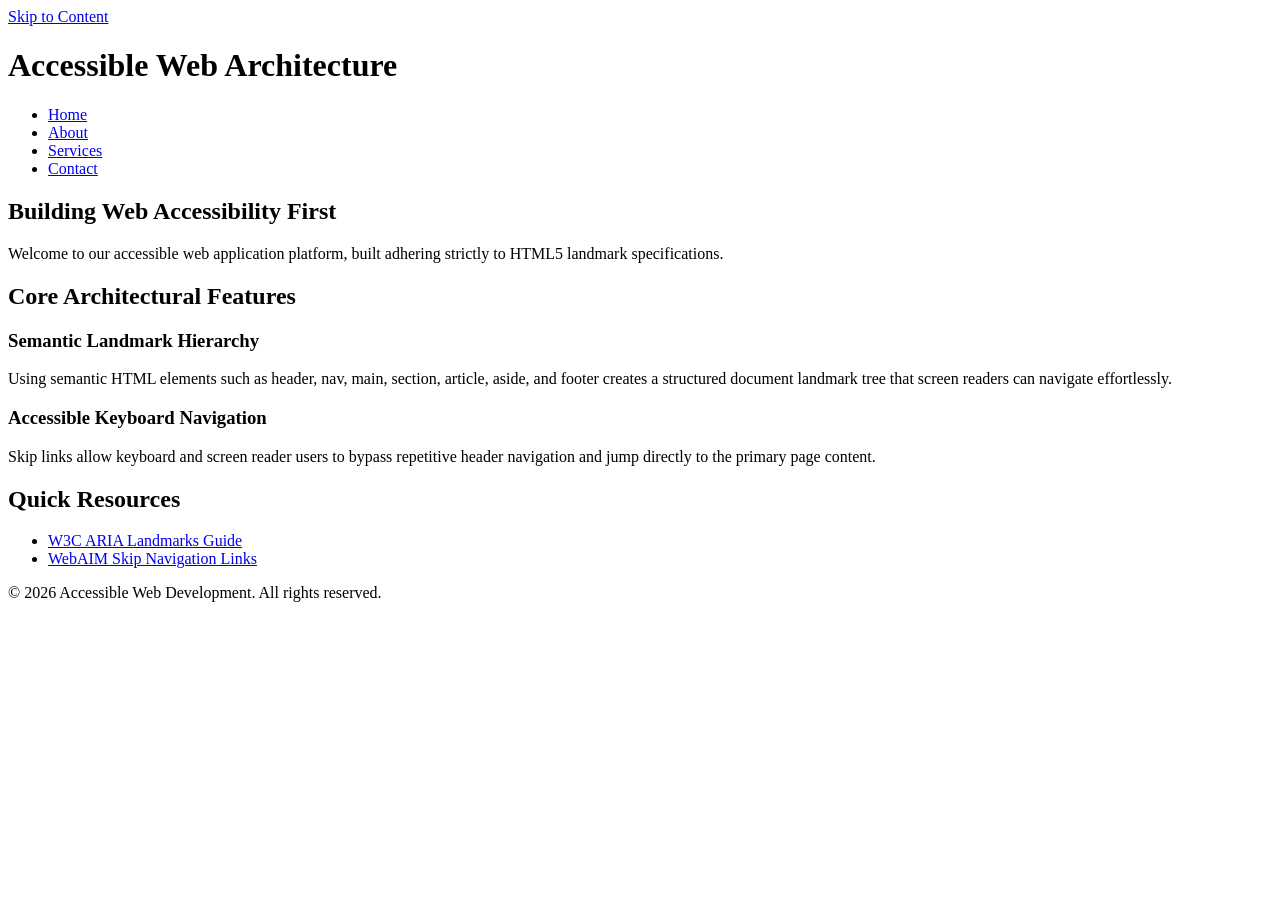
<file: exercise_1/index.html>
<!DOCTYPE html>
<html lang="en">
<head>
    <meta charset="UTF-8">
    <meta name="viewport" content="width=device-width, initial-scale=1.0">
    <meta name="description" content="Accessible Semantic Landmark Tree Demonstration">
    <title>Semantic Landmark Tree - Accessible Web Development</title>
</head>
<body>
    <a href="#main">Skip to Content</a>

    <header role="banner">
        <h1>Accessible Web Architecture</h1>
        <nav aria-label="Main Navigation">
            <ul>
                <li><a href="#home">Home</a></li>
                <li><a href="#about">About</a></li>
                <li><a href="#services">Services</a></li>
                <li><a href="#contact">Contact</a></li>
            </ul>
        </nav>
    </header>

    <main id="main" tabindex="-1">
        <section aria-labelledby="hero-title">
            <h2 id="hero-title">Building Web Accessibility First</h2>
            <p>Welcome to our accessible web application platform, built adhering strictly to HTML5 landmark specifications.</p>
        </section>

        <section aria-labelledby="features-title">
            <h2 id="features-title">Core Architectural Features</h2>
            
            <article aria-labelledby="article-1-title">
                <h3 id="article-1-title">Semantic Landmark Hierarchy</h3>
                <p>Using semantic HTML elements such as header, nav, main, section, article, aside, and footer creates a structured document landmark tree that screen readers can navigate effortlessly.</p>
            </article>

            <article aria-labelledby="article-2-title">
                <h3 id="article-2-title">Accessible Keyboard Navigation</h3>
                <p>Skip links allow keyboard and screen reader users to bypass repetitive header navigation and jump directly to the primary page content.</p>
            </article>
        </section>
    </main>

    <aside aria-label="Related Information">
        <h2>Quick Resources</h2>
        <nav aria-label="Resource Links">
            <ul>
                <li><a href="https://www.w3.org/WAI/ARIA/apg/patterns/landmarks/">W3C ARIA Landmarks Guide</a></li>
                <li><a href="https://webaim.org/techniques/skipnav/">WebAIM Skip Navigation Links</a></li>
            </ul>
        </nav>
    </aside>

    <footer role="contentinfo">
        <p>&copy; 2026 Accessible Web Development. All rights reserved.</p>
    </footer>
</body>
</html>
</file>
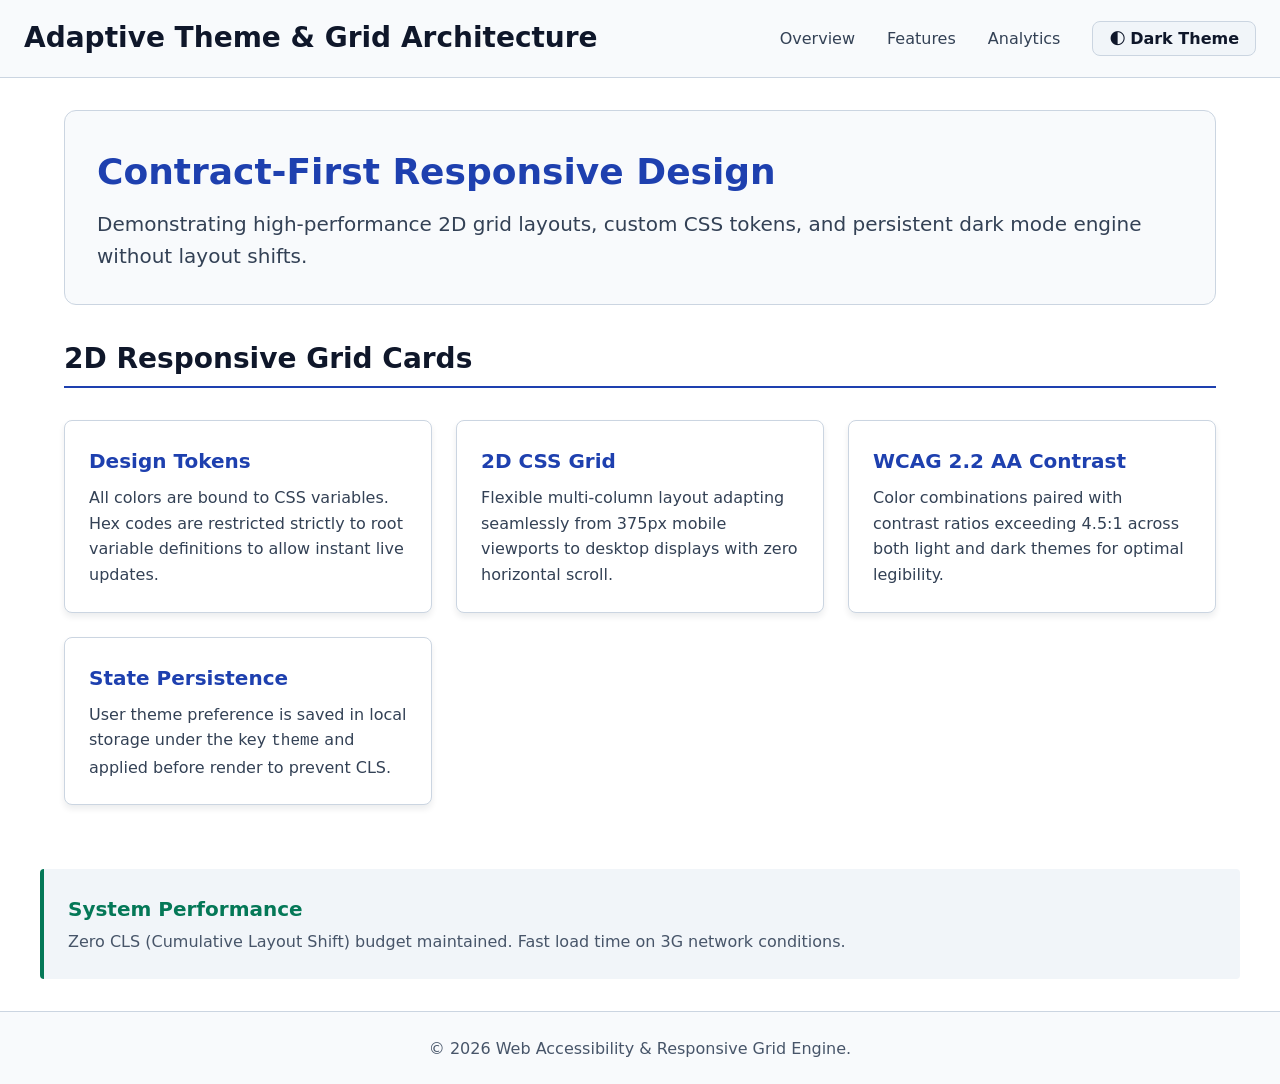
<file: exercise_2/index.html>
<!DOCTYPE html>
<html lang="en" data-theme="light">
<head>
    <meta charset="UTF-8">
    <meta name="viewport" content="width=device-width, initial-scale=1.0">
    <meta name="description" content="Accessible 2D Grid Layout & Theme Engine Demonstration">
    <title>Responsive Grid & Dark Mode Engine</title>
    <link rel="stylesheet" href="css/tokens.css">
    <link rel="stylesheet" href="css/layout.css">
    <script src="js/theme.js" defer></script>
</head>
<body>
    <a href="#main" class="skip-link">Skip to Content</a>

    <header role="banner">
        <h1>Adaptive Theme & Grid Architecture</h1>
        <nav aria-label="Main Navigation">
            <ul>
                <li><a href="#overview">Overview</a></li>
                <li><a href="#features">Features</a></li>
                <li><a href="#analytics">Analytics</a></li>
            </ul>
            <button id="theme-toggle" type="button" aria-pressed="false" aria-label="Switch to Dark Theme">
                <span class="theme-icon" aria-hidden="true">🌓</span>
                <span class="theme-toggle-text">Dark Theme</span>
            </button>
        </nav>
    </header>

    <main id="main" tabindex="-1">
        <section aria-labelledby="overview-heading" class="hero-section">
            <h2 id="overview-heading">Contract-First Responsive Design</h2>
            <p>Demonstrating high-performance 2D grid layouts, custom CSS tokens, and persistent dark mode engine without layout shifts.</p>
        </section>

        <section aria-labelledby="grid-heading" class="grid-container">
            <h2 id="grid-heading" class="grid-title">2D Responsive Grid Cards</h2>

            <article class="card" aria-labelledby="card1-title">
                <h3 id="card1-title">Design Tokens</h3>
                <p>All colors are bound to CSS variables. Hex codes are restricted strictly to root variable definitions to allow instant live updates.</p>
            </article>

            <article class="card" aria-labelledby="card2-title">
                <h3 id="card2-title">2D CSS Grid</h3>
                <p>Flexible multi-column layout adapting seamlessly from 375px mobile viewports to desktop displays with zero horizontal scroll.</p>
            </article>

            <article class="card" aria-labelledby="card3-title">
                <h3 id="card3-title">WCAG 2.2 AA Contrast</h3>
                <p>Color combinations paired with contrast ratios exceeding 4.5:1 across both light and dark themes for optimal legibility.</p>
            </article>

            <article class="card" aria-labelledby="card4-title">
                <h3 id="card4-title">State Persistence</h3>
                <p>User theme preference is saved in local storage under the key <code>theme</code> and applied before render to prevent CLS.</p>
            </article>
        </section>
    </main>

    <aside aria-label="Sidebar Insights">
        <h2>System Performance</h2>
        <p>Zero CLS (Cumulative Layout Shift) budget maintained. Fast load time on 3G network conditions.</p>
    </aside>

    <footer role="contentinfo">
        <p>&copy; 2026 Web Accessibility & Responsive Grid Engine.</p>
    </footer>
</body>
</html>
</file>
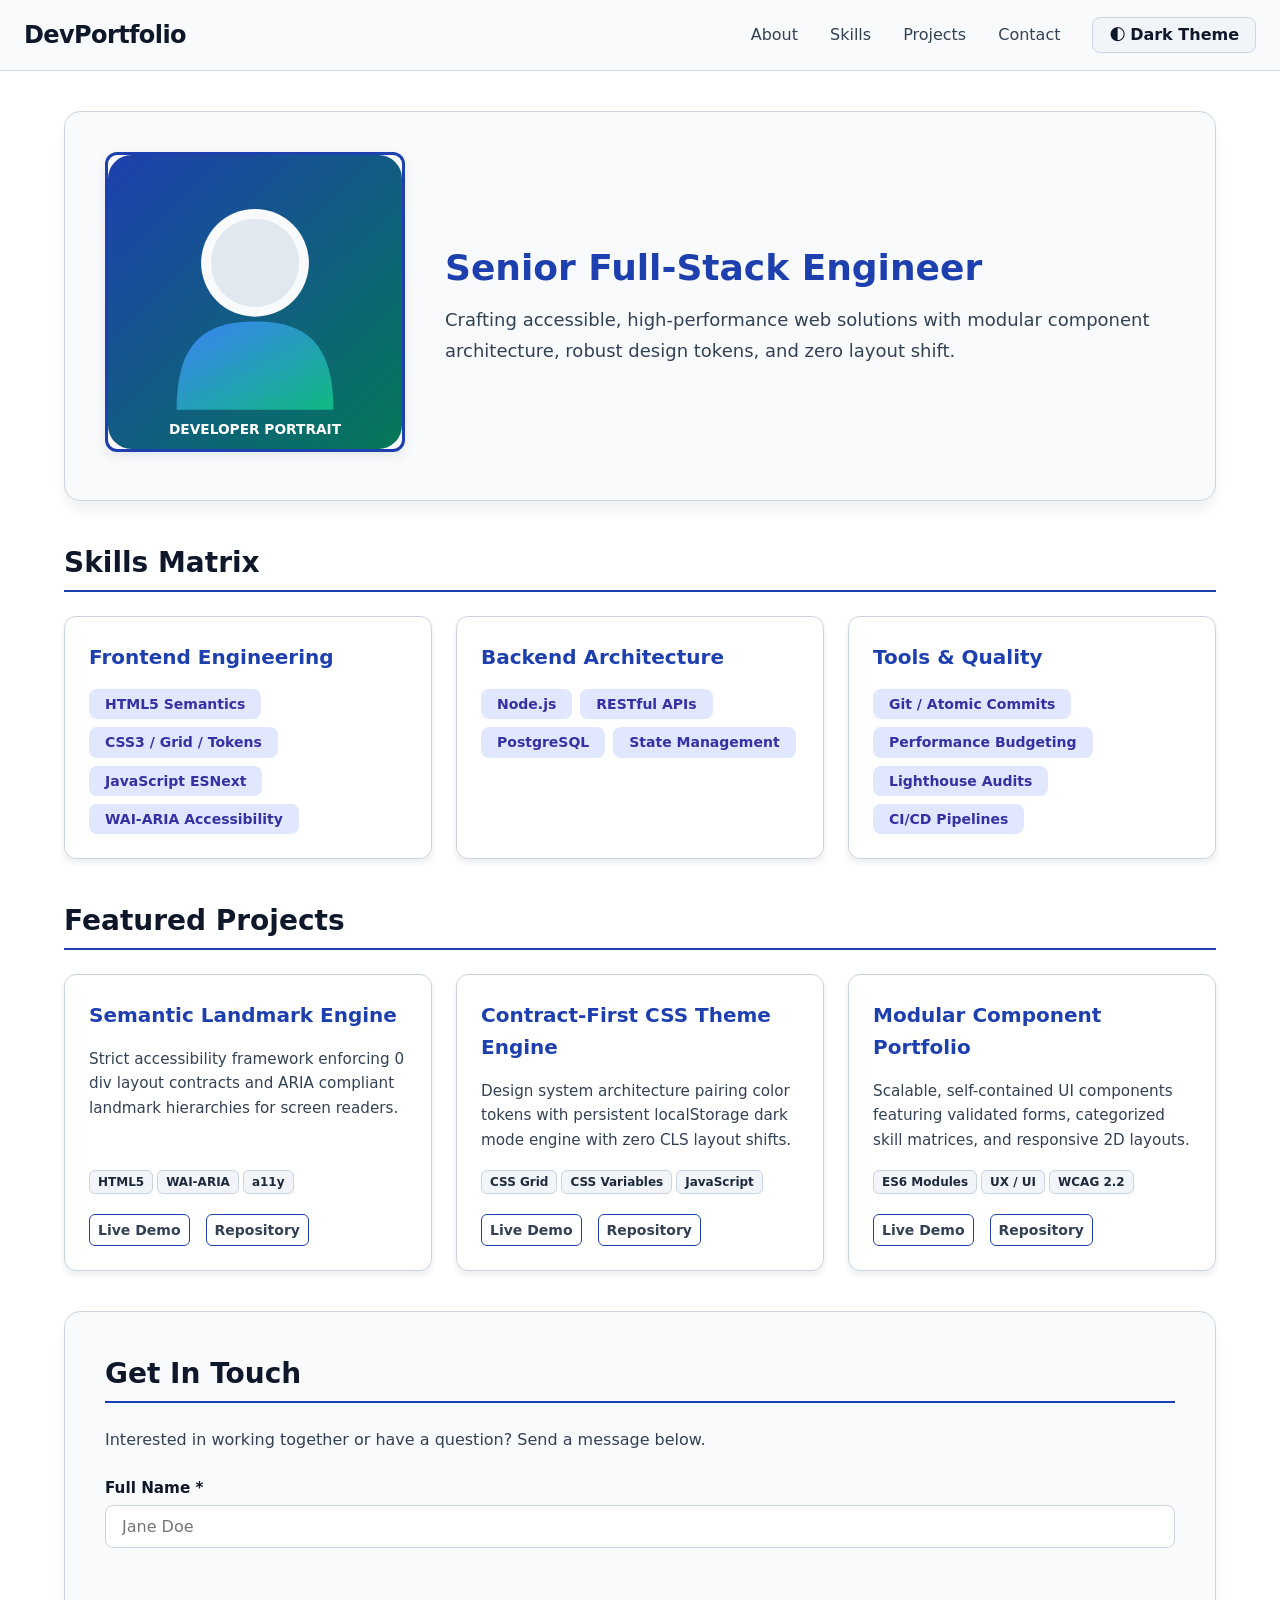
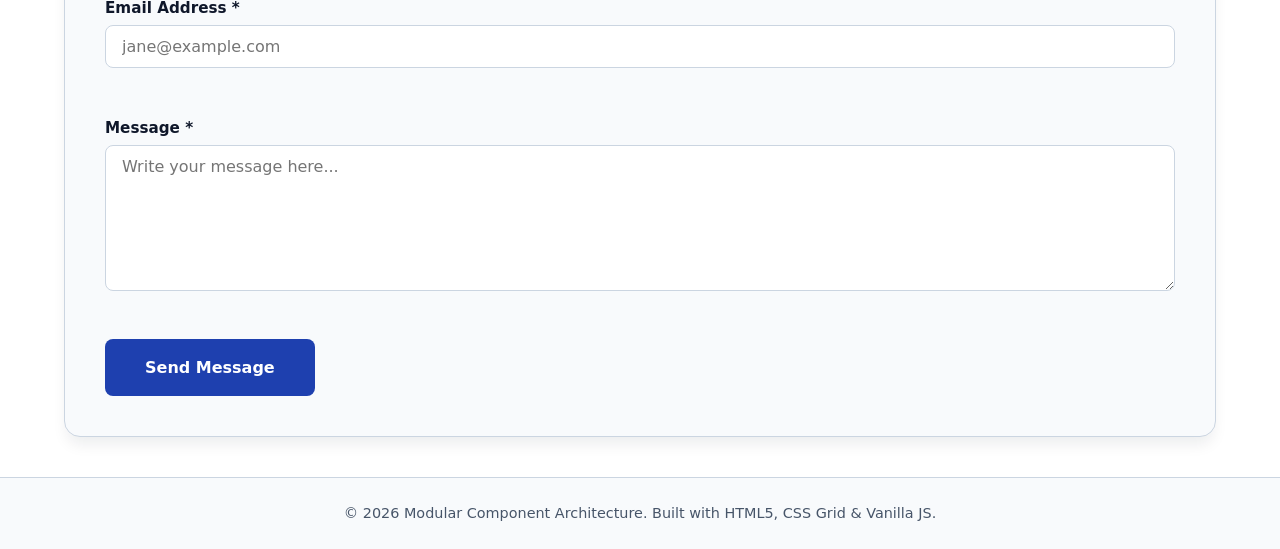
<file: exercise_3/index.html>
<!DOCTYPE html>
<html lang="en" data-theme="light">
<head>
    <meta charset="UTF-8">
    <meta name="viewport" content="width=device-width, initial-scale=1.0">
    <meta name="description" content="Modular Component Architecture Portfolio">
    <title>Modular Component Architecture - Web Portfolio</title>
    <link rel="stylesheet" href="css/tokens.css">
    <link rel="stylesheet" href="css/styles.css">
</head>
<body>
    <a href="#main" class="skip-link">Skip to Content</a>

    <header role="banner">
        <h1>DevPortfolio</h1>
        <nav aria-label="Main Navigation">
            <ul>
                <li><a href="#hero">About</a></li>
                <li><a href="#skills">Skills</a></li>
                <li><a href="#projects">Projects</a></li>
                <li><a href="#contact">Contact</a></li>
            </ul>
            <button id="theme-toggle" type="button" aria-pressed="false" aria-label="Switch to Dark Theme">
                <span class="theme-icon" aria-hidden="true">🌓</span>
                <span class="theme-toggle-text">Dark Theme</span>
            </button>
        </nav>
    </header>

    <main id="main" tabindex="-1">
        <!-- 1. Hero Section -->
        <section id="hero" aria-labelledby="hero-heading" class="hero-component">
            <figure class="hero-portrait-frame">
                <img src="assets/portrait.svg" alt="Professional portrait of Senior Full-Stack Engineer" width="300" height="300" class="hero-portrait" loading="eager">
                <figcaption class="sr-only">Senior Full-Stack Engineer Portrait</figcaption>
            </figure>
            <section class="hero-content">
                <h1 id="hero-heading">Senior Full-Stack Engineer</h1>
                <p class="hero-pitch">Crafting accessible, high-performance web solutions with modular component architecture, robust design tokens, and zero layout shift.</p>
            </section>
        </section>

        <!-- 2. Skills Matrix -->
        <section id="skills" aria-labelledby="skills-heading" class="skills-component">
            <h2 id="skills-heading" class="section-title">Skills Matrix</h2>
            <section class="skills-grid">
                <article class="skills-category" aria-labelledby="frontend-skills">
                    <h3 id="frontend-skills">Frontend Engineering</h3>
                    <ul class="badge-list">
                        <li><span class="badge">HTML5 Semantics</span></li>
                        <li><span class="badge">CSS3 / Grid / Tokens</span></li>
                        <li><span class="badge">JavaScript ESNext</span></li>
                        <li><span class="badge">WAI-ARIA Accessibility</span></li>
                    </ul>
                </article>

                <article class="skills-category" aria-labelledby="backend-skills">
                    <h3 id="backend-skills">Backend Architecture</h3>
                    <ul class="badge-list">
                        <li><span class="badge">Node.js</span></li>
                        <li><span class="badge">RESTful APIs</span></li>
                        <li><span class="badge">PostgreSQL</span></li>
                        <li><span class="badge">State Management</span></li>
                    </ul>
                </article>

                <article class="skills-category" aria-labelledby="tools-skills">
                    <h3 id="tools-skills">Tools & Quality</h3>
                    <ul class="badge-list">
                        <li><span class="badge">Git / Atomic Commits</span></li>
                        <li><span class="badge">Performance Budgeting</span></li>
                        <li><span class="badge">Lighthouse Audits</span></li>
                        <li><span class="badge">CI/CD Pipelines</span></li>
                    </ul>
                </article>
            </section>
        </section>

        <!-- 3. Project Cards -->
        <section id="projects" aria-labelledby="projects-heading" class="projects-component">
            <h2 id="projects-heading" class="section-title">Featured Projects</h2>
            <section class="projects-grid">
                <article class="project-card" aria-labelledby="proj1-title">
                    <h3 id="proj1-title">Semantic Landmark Engine</h3>
                    <p>Strict accessibility framework enforcing 0 div layout contracts and ARIA compliant landmark hierarchies for screen readers.</p>
                    <ul class="tag-list">
                        <li><span class="tag">HTML5</span></li>
                        <li><span class="tag">WAI-ARIA</span></li>
                        <li><span class="tag">a11y</span></li>
                    </ul>
                    <nav class="project-actions" aria-label="Semantic Landmark Engine Links">
                        <a href="https://github.com" target="_blank" rel="noopener">Live Demo</a>
                        <a href="https://github.com" target="_blank" rel="noopener">Repository</a>
                    </nav>
                </article>

                <article class="project-card" aria-labelledby="proj2-title">
                    <h3 id="proj2-title">Contract-First CSS Theme Engine</h3>
                    <p>Design system architecture pairing color tokens with persistent localStorage dark mode engine with zero CLS layout shifts.</p>
                    <ul class="tag-list">
                        <li><span class="tag">CSS Grid</span></li>
                        <li><span class="tag">CSS Variables</span></li>
                        <li><span class="tag">JavaScript</span></li>
                    </ul>
                    <nav class="project-actions" aria-label="CSS Theme Engine Links">
                        <a href="https://github.com" target="_blank" rel="noopener">Live Demo</a>
                        <a href="https://github.com" target="_blank" rel="noopener">Repository</a>
                    </nav>
                </article>

                <article class="project-card" aria-labelledby="proj3-title">
                    <h3 id="proj3-title">Modular Component Portfolio</h3>
                    <p>Scalable, self-contained UI components featuring validated forms, categorized skill matrices, and responsive 2D layouts.</p>
                    <ul class="tag-list">
                        <li><span class="tag">ES6 Modules</span></li>
                        <li><span class="tag">UX / UI</span></li>
                        <li><span class="tag">WCAG 2.2</span></li>
                    </ul>
                    <nav class="project-actions" aria-label="Modular Component Portfolio Links">
                        <a href="https://github.com" target="_blank" rel="noopener">Live Demo</a>
                        <a href="https://github.com" target="_blank" rel="noopener">Repository</a>
                    </nav>
                </article>
            </section>
        </section>

        <!-- 4. Contact Form -->
        <section id="contact" aria-labelledby="contact-heading" class="contact-component">
            <h2 id="contact-heading" class="section-title">Get In Touch</h2>
            <p class="contact-intro">Interested in working together or have a question? Send a message below.</p>

            <form id="contact-form" class="contact-form" novalidate>
                <p id="form-status" role="status" aria-live="polite" class="form-status"></p>

                <p class="form-group">
                    <label for="user-name">Full Name <span aria-hidden="true">*</span></label>
                    <input type="text" id="user-name" name="name" required minlength="2" placeholder="Jane Doe" aria-required="true">
                    <span id="name-error" class="field-error" aria-live="polite"></span>
                </p>

                <p class="form-group">
                    <label for="user-email">Email Address <span aria-hidden="true">*</span></label>
                    <input type="email" id="user-email" name="email" required placeholder="jane@example.com" aria-required="true">
                    <span id="email-error" class="field-error" aria-live="polite"></span>
                </p>

                <p class="form-group">
                    <label for="user-message">Message <span aria-hidden="true">*</span></label>
                    <textarea id="user-message" name="message" required minlength="10" rows="5" placeholder="Write your message here..." aria-required="true"></textarea>
                    <span id="message-error" class="field-error" aria-live="polite"></span>
                </p>

                <button type="submit" id="submit-btn" class="submit-button">
                    <span class="btn-text">Send Message</span>
                </button>
            </form>
        </section>
    </main>

    <footer role="contentinfo">
        <p>&copy; 2026 Modular Component Architecture. Built with HTML5, CSS Grid & Vanilla JS.</p>
    </footer>

    <script src="js/theme.js" defer></script>
    <script src="js/form.js" defer></script>
</body>
</html>
</file>
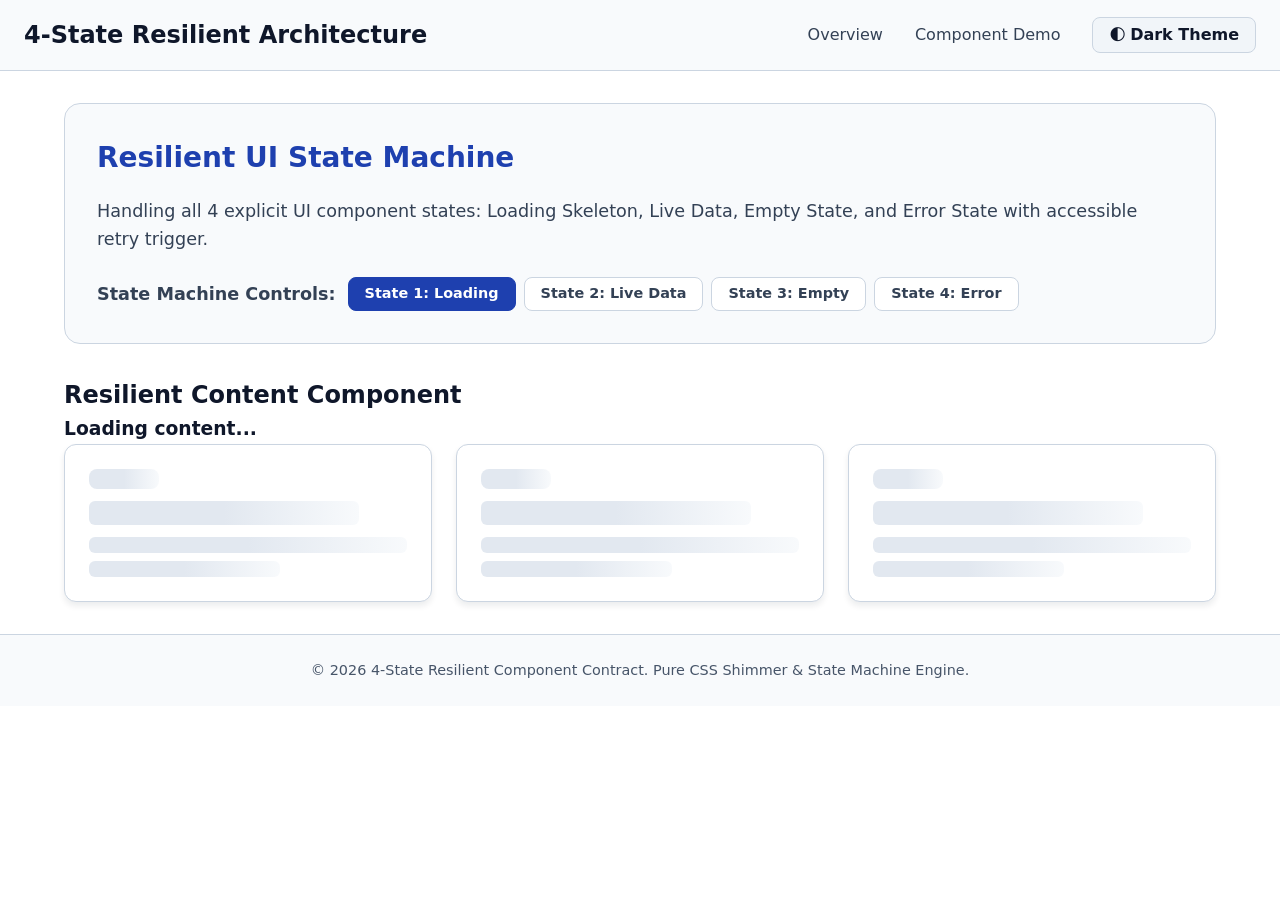
<file: exercise_4/index.html>
<!DOCTYPE html>
<html lang="en" data-theme="light">
<head>
    <meta charset="UTF-8">
    <meta name="viewport" content="width=device-width, initial-scale=1.0">
    <meta name="description" content="4-State Resilient Component Architecture">
    <title>4-State Resilient Component</title>
    <link rel="stylesheet" href="css/tokens.css">
    <link rel="stylesheet" href="css/skeleton.css">
    <link rel="stylesheet" href="css/layout.css">
</head>
<body>
    <a href="#main" class="skip-link">Skip to Content</a>

    <header role="banner">
        <h1>4-State Resilient Architecture</h1>
        <nav aria-label="Main Navigation & Theme Controls">
            <ul>
                <li><a href="#overview">Overview</a></li>
                <li><a href="#demo">Component Demo</a></li>
            </ul>
            <button id="theme-toggle" type="button" aria-pressed="false" aria-label="Switch to Dark Theme">
                <span class="theme-icon" aria-hidden="true">🌓</span>
                <span class="theme-toggle-text">Dark Theme</span>
            </button>
        </nav>
    </header>

    <main id="main" tabindex="-1">
        <section id="overview" aria-labelledby="overview-heading" class="hero-section">
            <h2 id="overview-heading">Resilient UI State Machine</h2>
            <p>Handling all 4 explicit UI component states: Loading Skeleton, Live Data, Empty State, and Error State with accessible retry trigger.</p>

            <!-- State Machine Interactive Simulator Controls -->
            <nav class="state-controls" aria-label="State Machine Switcher">
                <p class="state-label">State Machine Controls:</p>
                <button type="button" class="state-btn active" data-target-state="loading">State 1: Loading</button>
                <button type="button" class="state-btn" data-target-state="live">State 2: Live Data</button>
                <button type="button" class="state-btn" data-target-state="empty">State 3: Empty</button>
                <button type="button" class="state-btn" data-target-state="error">State 4: Error</button>
            </nav>
        </section>

        <section id="demo" aria-labelledby="demo-heading" class="component-wrapper">
            <h2 id="demo-heading" class="section-title">Resilient Content Component</h2>

            <!-- 4-State Container -->
            <section id="state-container" data-state="loading" aria-live="polite">

                <!-- STATE 1: LOADING SKELETON -->
                <section class="state-view view-loading" aria-label="Content loading">
                    <h3 class="sr-only">Loading content...</h3>
                    <section class="skeleton-grid">
                        <article class="skeleton-card">
                            <span class="skeleton-box skeleton-badge"></span>
                            <span class="skeleton-box skeleton-title"></span>
                            <span class="skeleton-box skeleton-text"></span>
                            <span class="skeleton-box skeleton-text short"></span>
                        </article>
                        <article class="skeleton-card">
                            <span class="skeleton-box skeleton-badge"></span>
                            <span class="skeleton-box skeleton-title"></span>
                            <span class="skeleton-box skeleton-text"></span>
                            <span class="skeleton-box skeleton-text short"></span>
                        </article>
                        <article class="skeleton-card">
                            <span class="skeleton-box skeleton-badge"></span>
                            <span class="skeleton-box skeleton-title"></span>
                            <span class="skeleton-box skeleton-text"></span>
                            <span class="skeleton-box skeleton-text short"></span>
                        </article>
                    </section>
                </section>

                <!-- STATE 2: LIVE DATA STATE -->
                <section class="state-view view-live" aria-label="Live data items">
                    <section class="live-grid">
                        <article class="live-card" aria-labelledby="live1-title">
                            <header class="card-meta">
                                <span class="badge badge-success">Active</span>
                                <time datetime="2026-10-02">Oct 02, 2026</time>
                            </header>
                            <h3 id="live1-title">High-Performance Shimmer Skeleton</h3>
                            <p>Pure CSS shimmer gradient animation providing seamless loading feedback without layout shifts.</p>
                            <footer class="card-footer">
                                <span class="meta-tag">UI Engine</span>
                                <span class="meta-tag">CSS3</span>
                            </footer>
                        </article>

                        <article class="live-card" aria-labelledby="live2-title">
                            <header class="card-meta">
                                <span class="badge badge-primary">Featured</span>
                                <time datetime="2026-10-02">Oct 02, 2026</time>
                            </header>
                            <h3 id="live2-title">Flexbox & 2D Grid Layout</h3>
                            <p>Modular grid structure with metadata badges rendering cleanly across all mobile viewports.</p>
                            <footer class="card-footer">
                                <span class="meta-tag">Flexbox</span>
                                <span class="meta-tag">Grid</span>
                            </footer>
                        </article>

                        <article class="live-card" aria-labelledby="live3-title">
                            <header class="card-meta">
                                <span class="badge badge-info">Verified</span>
                                <time datetime="2026-10-02">Oct 02, 2026</time>
                            </header>
                            <h3 id="live3-title">Accessible State Machine</h3>
                            <p>Full ARIA compliance, status announcements, and accessible retry triggers for screen reader navigation.</p>
                            <footer class="card-footer">
                                <span class="meta-tag">a11y</span>
                                <span class="meta-tag">WAI-ARIA</span>
                            </footer>
                        </article>
                    </section>
                </section>

                <!-- STATE 3: EMPTY STATE -->
                <section class="state-view view-empty" aria-label="Empty data state">
                    <article class="empty-box">
                        <span class="empty-icon" aria-hidden="true">📭</span>
                        <h3>No Data Available</h3>
                        <p>There are currently no items matching your criteria in this dataset.</p>
                        <button type="button" id="reset-data-btn" class="action-btn primary-btn">Reload Initial Dataset</button>
                    </article>
                </section>

                <!-- STATE 4: ERROR STATE WITH ACCESSIBLE RETRY -->
                <section class="state-view view-error" role="alert" aria-label="Error state">
                    <article class="error-box">
                        <span class="error-icon" aria-hidden="true">⚠️</span>
                        <h3>Failed to Load Data</h3>
                        <p>A network communication timeout occurred while fetching remote resources.</p>
                        <button type="button" id="retry-btn" class="action-btn retry-btn">
                            <span class="retry-icon" aria-hidden="true">🔄</span>
                            <span class="btn-text">Retry Connection</span>
                        </button>
                    </article>
                </section>

            </section>
        </section>
    </main>

    <footer role="contentinfo">
        <p>&copy; 2026 4-State Resilient Component Contract. Pure CSS Shimmer & State Machine Engine.</p>
    </footer>

    <script src="js/theme.js" defer></script>
    <script src="js/state-engine.js" defer></script>
</body>
</html>
</file>
<file: exercise_2/css/tokens.css>
/* ==========================================
   SUB-TASK T-02A: DESIGN TOKENS & CSS RESET
   ========================================== */

/* 1. Design Tokens (Light & Dark Themes) */
:root {
  /* Light Theme Tokens */
  --bg-primary: #ffffff;
  --bg-secondary: #f8fafc;
  --bg-tertiary: #f1f5f9;
  --bg-card: #ffffff;
  
  --text-primary: #0f172a;    /* Contrast ratio 15.8:1 against white */
  --text-secondary: #334155;  /* Contrast ratio 10.7:1 against white */
  --text-muted: #475569;      /* Contrast ratio 7.0:1 against white */
  
  --primary-color: #1e40af;   /* Blue 800 - contrast 8.5:1 */
  --primary-hover: #1e3a8a;   /* Blue 900 */
  --accent-color: #047857;    /* Emerald 700 - contrast 4.8:1 */
  
  --border-color: #cbd5e1;
  --focus-ring: #2563eb;
  --shadow-color: rgba(15, 23, 42, 0.08);

  /* Typography & Spacing Tokens */
  --font-family-sans: system-ui, -apple-system, BlinkMacSystemFont, 'Segoe UI', Roboto, Oxygen, Ubuntu, Cantarell, sans-serif;
  --font-size-base: 1rem;
  --font-size-lg: 1.25rem;
  --font-size-xl: 1.75rem;
  --font-size-2xl: 2.25rem;

  --spacing-xs: 0.25rem;
  --spacing-sm: 0.5rem;
  --spacing-md: 1rem;
  --spacing-lg: 1.5rem;
  --spacing-xl: 2rem;

  --border-radius-sm: 0.25rem;
  --border-radius-md: 0.5rem;
  --border-radius-lg: 0.75rem;
  
  --transition-speed: 0.25s;
}

[data-theme="dark"] {
  /* Dark Theme Tokens */
  --bg-primary: #0f172a;
  --bg-secondary: #1e293b;
  --bg-tertiary: #334155;
  --bg-card: #1e293b;
  
  --text-primary: #f8fafc;    /* Contrast ratio 15.8:1 against #0f172a */
  --text-secondary: #cbd5e1;  /* Contrast ratio 10.1:1 against #0f172a */
  --text-muted: #94a3b8;      /* Contrast ratio 6.1:1 against #0f172a */
  
  --primary-color: #60a5fa;   /* Blue 400 - contrast 8.6:1 against #0f172a */
  --primary-hover: #93c5fd;   /* Blue 300 */
  --accent-color: #34d399;    /* Emerald 400 - contrast 9.8:1 against #0f172a */
  
  --border-color: #334155;
  --focus-ring: #38bdf8;
  --shadow-color: rgba(0, 0, 0, 0.4);
}

/* 2. Modern CSS Reset */
*, *::before, *::after {
  box-sizing: border-box;
  margin: 0;
  padding: 0;
}

html {
  font-family: var(--font-family-sans);
  font-size: 100%;
  line-height: 1.5;
  -webkit-text-size-adjust: 100%;
  scroll-behavior: smooth;
  background-color: var(--bg-primary);
  color: var(--text-primary);
  transition: background-color var(--transition-speed) ease, color var(--transition-speed) ease;
}

body {
  min-height: 100vh;
  background-color: var(--bg-primary);
  color: var(--text-primary);
  line-height: 1.6;
  max-width: 100%;
  overflow-x: hidden;
}

img, picture, video, canvas, svg {
  display: block;
  max-width: 100%;
}

input, button, textarea, select {
  font: inherit;
  color: inherit;
}

ul, ol {
  list-style: none;
}

a {
  color: var(--primary-color);
  text-decoration-skip-ink: auto;
}
</file>
<file: exercise_2/css/layout.css>
/* ==========================================
   SUB-TASK T-02B: 2D GRID LAYOUT & ACCESSIBILITY
   ========================================== */

/* 1. Accessible Skip Link */
.skip-link {
  position: absolute;
  top: -100px;
  left: var(--spacing-md);
  background-color: var(--primary-color);
  color: var(--bg-primary);
  padding: var(--spacing-sm) var(--spacing-md);
  z-index: 1000;
  border-radius: var(--border-radius-sm);
  font-weight: 600;
  transition: top 0.2s ease;
  text-decoration: none;
}

.skip-link:focus,
.skip-link:focus-visible {
  top: var(--spacing-md);
  outline: 3px solid var(--focus-ring);
  outline-offset: 2px;
}

/* 2. Global Focus Styles for Keyboard Flow */
:focus-visible {
  outline: 3px solid var(--focus-ring);
  outline-offset: 3px;
  border-radius: var(--border-radius-sm);
}

/* 3. Header & Navigation (Flexbox Layout) */
header {
  background-color: var(--bg-secondary);
  border-bottom: 1px solid var(--border-color);
  padding: var(--spacing-md) var(--spacing-lg);
  display: flex;
  flex-direction: column;
  gap: var(--spacing-md);
}

@media (min-width: 640px) {
  header {
    flex-direction: row;
    justify-content: space-between;
    align-items: center;
  }
}

header h1 {
  font-size: var(--font-size-xl);
  color: var(--text-primary);
  font-weight: 700;
}

nav {
  display: flex;
  align-items: center;
  gap: var(--spacing-lg);
  flex-wrap: wrap;
}

nav ul {
  display: flex;
  gap: var(--spacing-md);
  align-items: center;
}

nav a {
  color: var(--text-secondary);
  text-decoration: none;
  font-weight: 500;
  padding: var(--spacing-xs) var(--spacing-sm);
  border-radius: var(--border-radius-sm);
  transition: color var(--transition-speed) ease;
}

nav a:hover,
nav a:focus {
  color: var(--primary-color);
}

/* Theme Toggle Button */
#theme-toggle {
  background-color: var(--bg-tertiary);
  color: var(--text-primary);
  border: 1px solid var(--border-color);
  padding: var(--spacing-xs) var(--spacing-md);
  border-radius: var(--border-radius-md);
  cursor: pointer;
  display: inline-flex;
  align-items: center;
  gap: var(--spacing-xs);
  font-weight: 600;
  transition: background-color var(--transition-speed) ease, border-color var(--transition-speed) ease;
}

#theme-toggle:hover {
  background-color: var(--border-color);
}

/* 4. Main & Hero Section */
main {
  max-width: 1200px;
  margin: 0 auto;
  padding: var(--spacing-xl) var(--spacing-lg);
}

.hero-section {
  background-color: var(--bg-secondary);
  border: 1px solid var(--border-color);
  padding: var(--spacing-xl);
  border-radius: var(--border-radius-lg);
  margin-bottom: var(--spacing-xl);
}

.hero-section h2 {
  font-size: var(--font-size-2xl);
  color: var(--primary-color);
  margin-bottom: var(--spacing-sm);
}

.hero-section p {
  color: var(--text-secondary);
  font-size: var(--font-size-lg);
}

/* 5. 2D Responsive Grid Layout */
.grid-container {
  display: grid;
  grid-template-columns: repeat(auto-fit, minmax(280px, 1fr));
  gap: var(--spacing-lg);
  margin-bottom: var(--spacing-xl);
}

.grid-title {
  grid-column: 1 / -1;
  font-size: var(--font-size-xl);
  color: var(--text-primary);
  border-bottom: 2px solid var(--primary-color);
  padding-bottom: var(--spacing-xs);
  margin-bottom: var(--spacing-sm);
}

/* Grid Cards */
.card {
  background-color: var(--bg-card);
  border: 1px solid var(--border-color);
  border-radius: var(--border-radius-md);
  padding: var(--spacing-lg);
  box-shadow: 0 4px 6px var(--shadow-color);
  transition: transform var(--transition-speed) ease, box-shadow var(--transition-speed) ease;
  display: flex;
  flex-direction: column;
  gap: var(--spacing-sm);
}

.card:hover {
  transform: translateY(-2px);
  box-shadow: 0 8px 12px var(--shadow-color);
}

.card h3 {
  font-size: var(--font-size-lg);
  color: var(--primary-color);
}

.card p {
  color: var(--text-secondary);
  font-size: var(--font-size-base);
}

/* 6. Sidebar (Aside) & Footer */
aside {
  max-width: 1200px;
  margin: 0 auto var(--spacing-xl) auto;
  padding: var(--spacing-lg);
  background-color: var(--bg-tertiary);
  border-left: 4px solid var(--accent-color);
  border-radius: var(--border-radius-sm);
}

aside h2 {
  font-size: var(--font-size-lg);
  color: var(--accent-color);
  margin-bottom: var(--spacing-xs);
}

aside p {
  color: var(--text-muted);
}

footer {
  background-color: var(--bg-secondary);
  border-top: 1px solid var(--border-color);
  text-align: center;
  padding: var(--spacing-lg);
  color: var(--text-muted);
  font-size: var(--font-size-base);
}

/* 7. Mobile Viewport (375px) Optimization - Zero Horizontal Scroll */
@media (max-width: 375px) {
  main, header, aside, footer {
    padding-left: var(--spacing-md);
    padding-right: var(--spacing-md);
  }

  .grid-container {
    grid-template-columns: 1fr;
    gap: var(--spacing-md);
  }
}
</file>
<file: exercise_3/css/tokens.css>
/* ==========================================
   EXERCISE 3: DESIGN TOKENS & RESET
   ========================================== */

:root {
  /* Light Theme Color Tokens */
  --bg-primary: #ffffff;
  --bg-secondary: #f8fafc;
  --bg-tertiary: #f1f5f9;
  --bg-card: #ffffff;
  
  --text-primary: #0f172a;    /* 15.8:1 contrast */
  --text-secondary: #334155;  /* 10.7:1 contrast */
  --text-muted: #475569;      /* 7.0:1 contrast */
  
  --primary-color: #1e40af;   /* Blue 800 */
  --primary-hover: #1e3a8a;   /* Blue 900 */
  --accent-color: #047857;    /* Emerald 700 */
  --accent-bg: #ecfdf5;
  
  --badge-bg: #e0e7ff;
  --badge-text: #3730a3;
  
  --tag-bg: #f1f5f9;
  --tag-text: #1e293b;

  --success-color: #065f46;
  --success-bg: #d1fae5;
  --error-color: #991b1b;
  --error-bg: #fee2e2;
  
  --border-color: #cbd5e1;
  --focus-ring: #2563eb;
  --shadow-color: rgba(15, 23, 42, 0.08);

  /* Typography & Layout Tokens */
  --font-sans: system-ui, -apple-system, BlinkMacSystemFont, 'Segoe UI', Roboto, Oxygen, Ubuntu, sans-serif;
  
  --spacing-xs: 0.25rem;
  --spacing-sm: 0.5rem;
  --spacing-md: 1rem;
  --spacing-lg: 1.5rem;
  --spacing-xl: 2.5rem;

  --radius-sm: 0.375rem;
  --radius-md: 0.5rem;
  --radius-lg: 0.75rem;
  --radius-xl: 1rem;

  --transition-fast: 0.2s ease;
  --transition-normal: 0.3s ease;
}

[data-theme="dark"] {
  /* Dark Theme Color Tokens */
  --bg-primary: #0f172a;
  --bg-secondary: #1e293b;
  --bg-tertiary: #334155;
  --bg-card: #1e293b;
  
  --text-primary: #f8fafc;    /* 15.8:1 contrast */
  --text-secondary: #cbd5e1;  /* 10.1:1 contrast */
  --text-muted: #94a3b8;      /* 6.1:1 contrast */
  
  --primary-color: #60a5fa;   /* Blue 400 */
  --primary-hover: #93c5fd;   /* Blue 300 */
  --accent-color: #34d399;    /* Emerald 400 */
  --accent-bg: #064e3b;
  
  --badge-bg: #312e81;
  --badge-text: #e0e7ff;

  --tag-bg: #334155;
  --tag-text: #f8fafc;

  --success-color: #6ee7b7;
  --success-bg: #064e3b;
  --error-color: #fca5a5;
  --error-bg: #7f1d1d;
  
  --border-color: #334155;
  --focus-ring: #38bdf8;
  --shadow-color: rgba(0, 0, 0, 0.4);
}

/* Modern CSS Reset */
*, *::before, *::after {
  box-sizing: border-box;
  margin: 0;
  padding: 0;
}

html {
  font-family: var(--font-sans);
  font-size: 100%;
  line-height: 1.5;
  scroll-behavior: smooth;
  background-color: var(--bg-primary);
  color: var(--text-primary);
  transition: background-color var(--transition-normal), color var(--transition-normal);
}

body {
  min-height: 100vh;
  background-color: var(--bg-primary);
  color: var(--text-primary);
  line-height: 1.6;
  overflow-x: hidden;
}

ul, ol {
  list-style: none;
}

a {
  color: var(--primary-color);
  text-decoration: none;
}

button, input, textarea {
  font: inherit;
  color: inherit;
}

.sr-only {
  position: absolute;
  width: 1px;
  height: 1px;
  padding: 0;
  margin: -1px;
  overflow: hidden;
  clip: rect(0, 0, 0, 0);
  border: 0;
}
</file>
<file: exercise_3/css/styles.css>
/* ==========================================
   EXERCISE 3: MODULAR COMPONENT STYLES
   ========================================== */

/* 1. Accessible Skip Link */
.skip-link {
  position: absolute;
  top: -100px;
  left: var(--spacing-md);
  background-color: var(--primary-color);
  color: var(--bg-primary);
  padding: var(--spacing-sm) var(--spacing-md);
  z-index: 1000;
  border-radius: var(--radius-sm);
  font-weight: 600;
  transition: top var(--transition-fast);
}

.skip-link:focus,
.skip-link:focus-visible {
  top: var(--spacing-md);
  outline: 3px solid var(--focus-ring);
  outline-offset: 2px;
}

:focus-visible {
  outline: 3px solid var(--focus-ring);
  outline-offset: 3px;
  border-radius: var(--radius-sm);
}

/* 2. Header & Theme Switcher */
header {
  background-color: var(--bg-secondary);
  border-bottom: 1px solid var(--border-color);
  padding: var(--spacing-md) var(--spacing-lg);
  display: flex;
  flex-direction: column;
  gap: var(--spacing-md);
  position: sticky;
  top: 0;
  z-index: 100;
  backdrop-filter: blur(8px);
}

@media (min-width: 640px) {
  header {
    flex-direction: row;
    justify-content: space-between;
    align-items: center;
  }
}

header h1 {
  font-size: 1.5rem;
  color: var(--text-primary);
  font-weight: 800;
  letter-spacing: -0.025em;
}

nav {
  display: flex;
  align-items: center;
  gap: var(--spacing-lg);
  flex-wrap: wrap;
}

nav ul {
  display: flex;
  gap: var(--spacing-md);
  align-items: center;
}

nav a {
  color: var(--text-secondary);
  font-weight: 500;
  padding: var(--spacing-xs) var(--spacing-sm);
  border-radius: var(--radius-sm);
  transition: color var(--transition-fast);
}

nav a:hover,
nav a:focus {
  color: var(--primary-color);
}

#theme-toggle {
  background-color: var(--bg-tertiary);
  color: var(--text-primary);
  border: 1px solid var(--border-color);
  padding: var(--spacing-xs) var(--spacing-md);
  border-radius: var(--radius-md);
  cursor: pointer;
  display: inline-flex;
  align-items: center;
  gap: var(--spacing-xs);
  font-weight: 600;
  transition: background-color var(--transition-fast), border-color var(--transition-fast);
}

#theme-toggle:hover {
  background-color: var(--border-color);
}

/* 3. Main Container & Section Titles */
main {
  max-width: 1200px;
  margin: 0 auto;
  padding: var(--spacing-xl) var(--spacing-lg);
  display: flex;
  flex-direction: column;
  gap: var(--spacing-xl);
}

.section-title {
  font-size: 1.75rem;
  color: var(--text-primary);
  font-weight: 700;
  margin-bottom: var(--spacing-lg);
  border-bottom: 2px solid var(--primary-color);
  padding-bottom: var(--spacing-xs);
}

/* 4. Component 1: Hero Section */
.hero-component {
  display: flex;
  flex-direction: column;
  align-items: center;
  gap: var(--spacing-xl);
  background-color: var(--bg-secondary);
  border: 1px solid var(--border-color);
  border-radius: var(--radius-xl);
  padding: var(--spacing-xl);
  box-shadow: 0 10px 15px -3px var(--shadow-color);
}

@media (min-width: 768px) {
  .hero-component {
    flex-direction: row;
    align-items: center;
  }
}

.hero-portrait-frame {
  flex-shrink: 0;
}

.hero-portrait {
  width: 300px;
  height: 300px;
  border-radius: var(--radius-lg);
  object-fit: cover;
  border: 3px solid var(--primary-color);
  box-shadow: 0 4px 12px var(--shadow-color);
}

.hero-content {
  display: flex;
  flex-direction: column;
  gap: var(--spacing-md);
}

.hero-content h1 {
  font-size: 2.25rem;
  color: var(--primary-color);
  line-height: 1.2;
}

.hero-pitch {
  font-size: 1.125rem;
  color: var(--text-secondary);
  line-height: 1.7;
}

/* 5. Component 2: Skills Matrix Grid */
.skills-grid {
  display: grid;
  grid-template-columns: repeat(auto-fit, minmax(280px, 1fr));
  gap: var(--spacing-lg);
}

.skills-category {
  background-color: var(--bg-card);
  border: 1px solid var(--border-color);
  border-radius: var(--radius-lg);
  padding: var(--spacing-lg);
  box-shadow: 0 4px 6px var(--shadow-color);
}

.skills-category h3 {
  font-size: 1.25rem;
  color: var(--primary-color);
  margin-bottom: var(--spacing-md);

}

.badge-list {
  display: flex;
  flex-wrap: wrap;
  gap: var(--spacing-sm);
}

.badge {
  background-color: var(--badge-bg);
  color: var(--badge-text);
  font-size: 0.875rem;
  font-weight: 600;
  padding: var(--spacing-xs) var(--spacing-md);
  border-radius: var(--radius-md);
  display: inline-block;
}

/* 6. Component 3: Project Cards Grid */
.projects-grid {
  display: grid;
  grid-template-columns: repeat(auto-fit, minmax(300px, 1fr));
  gap: var(--spacing-lg);
}

.project-card {
  background-color: var(--bg-card);
  border: 1px solid var(--border-color);
  border-radius: var(--radius-lg);
  padding: var(--spacing-lg);
  display: flex;
  flex-direction: column;
  gap: var(--spacing-md);
  box-shadow: 0 4px 6px var(--shadow-color);
  transition: transform var(--transition-fast), box-shadow var(--transition-fast);
}

.project-card:hover {
  transform: translateY(-4px);
  box-shadow: 0 10px 15px -3px var(--shadow-color);
}

.project-card h3 {
  font-size: 1.25rem;
  color: var(--primary-color);
}

.project-card p {
  color: var(--text-secondary);
  font-size: 0.95rem;
  flex-grow: 1;
}

.tag-list {
  display: flex;
  flex-wrap: wrap;
  gap: var(--spacing-xs);
}

.tag {
  background-color: var(--tag-bg);
  color: var(--tag-text);
  font-size: 0.75rem;
  font-weight: 600;
  padding: var(--spacing-xs) var(--spacing-sm);
  border-radius: var(--radius-sm);
  border: 1px solid var(--border-color);
}

.project-actions {
  display: flex;
  gap: var(--spacing-md);
  margin-top: var(--spacing-xs);
}

.project-actions a {
  font-size: 0.875rem;
  font-weight: 600;
  padding: var(--spacing-xs) var(--spacing-sm);
  border-radius: var(--radius-sm);
  border: 1px solid var(--primary-color);
  transition: background-color var(--transition-fast), color var(--transition-fast);
}

.project-actions a:hover {
  background-color: var(--primary-color);
  color: var(--bg-primary);
}

/* 7. Component 4: Contact Form */
.contact-component {
  background-color: var(--bg-secondary);
  border: 1px solid var(--border-color);
  border-radius: var(--radius-xl);
  padding: var(--spacing-xl);
  box-shadow: 0 10px 15px -3px var(--shadow-color);
}

.contact-intro {
  color: var(--text-secondary);
  margin-bottom: var(--spacing-lg);
}

.contact-form {
  display: flex;
  flex-direction: column;
  gap: var(--spacing-lg);
}

.form-group {
  display: flex;
  flex-direction: column;
  gap: var(--spacing-xs);
}

.form-group label {
  font-weight: 600;
  color: var(--text-primary);
  font-size: 0.95rem;
}

.form-group input,
.form-group textarea {
  width: 100%;
  padding: var(--spacing-sm) var(--spacing-md);
  background-color: var(--bg-primary);
  color: var(--text-primary);
  border: 1px solid var(--border-color);
  border-radius: var(--radius-md);
  transition: border-color var(--transition-fast);
}

.form-group input:focus,
.form-group textarea:focus {
  border-color: var(--focus-ring);
}

.form-group input.invalid,
.form-group textarea.invalid {
  border-color: var(--error-color);
}

.field-error {
  color: var(--error-color);
  font-size: 0.85rem;
  font-weight: 500;
  min-height: 1.25rem;
}

.form-status {
  padding: var(--spacing-md);
  border-radius: var(--radius-md);
  font-weight: 600;
  display: none;
}

.form-status.success {
  display: block;
  background-color: var(--success-bg);
  color: var(--success-color);
  border: 1px solid var(--success-color);
}

.form-status.error {
  display: block;
  background-color: var(--error-bg);
  color: var(--error-color);
  border: 1px solid var(--error-color);
}

.submit-button {
  background-color: var(--primary-color);
  color: var(--bg-primary);
  font-weight: 700;
  padding: var(--spacing-md) var(--spacing-xl);
  border: none;
  border-radius: var(--radius-md);
  cursor: pointer;
  align-self: flex-start;
  transition: background-color var(--transition-fast);
}

.submit-button:hover {
  background-color: var(--primary-hover);
}

/* 8. Footer */
footer {
  background-color: var(--bg-secondary);
  border-top: 1px solid var(--border-color);
  text-align: center;
  padding: var(--spacing-lg);
  color: var(--text-muted);
  font-size: 0.9rem;
}

/* 9. Mobile Responsive (375px) - Zero Horizontal Scroll */
@media (max-width: 375px) {
  header, main, footer {
    padding-left: var(--spacing-md);
    padding-right: var(--spacing-md);
  }

  .hero-portrait {
    width: 240px;
    height: 240px;
  }

  .skills-grid,
  .projects-grid {
    grid-template-columns: 1fr;
  }
}
</file>
<file: exercise_4/css/tokens.css>
/* ==========================================
   EXERCISE 4: DESIGN TOKENS & RESET
   ========================================== */

:root {
  /* Light Theme Tokens */
  --bg-primary: #ffffff;
  --bg-secondary: #f8fafc;
  --bg-tertiary: #f1f5f9;
  --bg-card: #ffffff;
  
  --text-primary: #0f172a;    /* 15.8:1 contrast */
  --text-secondary: #334155;  /* 10.7:1 contrast */
  --text-muted: #475569;      /* 7.0:1 contrast */
  
  --primary-color: #1e40af;   /* Blue 800 */
  --primary-hover: #1e3a8a;   /* Blue 900 */
  --accent-color: #047857;    /* Emerald 700 */
  
  --badge-bg: #e0e7ff;
  --badge-text: #3730a3;
  
  --error-color: #b91c1c;
  --error-bg: #fef2f2;
  --error-border: #fca5a5;

  --warning-color: #b45309;
  --warning-bg: #fffbeb;
  
  --skeleton-base: #e2e8f0;
  --skeleton-shimmer: #f8fafc;

  --border-color: #cbd5e1;
  --focus-ring: #2563eb;
  --shadow-color: rgba(15, 23, 42, 0.08);

  --font-sans: system-ui, -apple-system, BlinkMacSystemFont, 'Segoe UI', Roboto, Oxygen, Ubuntu, sans-serif;
  
  --spacing-xs: 0.25rem;
  --spacing-sm: 0.5rem;
  --spacing-md: 1rem;
  --spacing-lg: 1.5rem;
  --spacing-xl: 2rem;

  --radius-sm: 0.375rem;
  --radius-md: 0.5rem;
  --radius-lg: 0.75rem;
  --radius-xl: 1rem;

  --transition-normal: 0.25s ease;
}

[data-theme="dark"] {
  /* Dark Theme Tokens */
  --bg-primary: #0f172a;
  --bg-secondary: #1e293b;
  --bg-tertiary: #334155;
  --bg-card: #1e293b;
  
  --text-primary: #f8fafc;
  --text-secondary: #cbd5e1;
  --text-muted: #94a3b8;
  
  --primary-color: #60a5fa;
  --primary-hover: #93c5fd;
  --accent-color: #34d399;
  
  --badge-bg: #312e81;
  --badge-text: #e0e7ff;

  --error-color: #fca5a5;
  --error-bg: #451a1a;
  --error-border: #991b1b;

  --warning-color: #fde68a;
  --warning-bg: #451a03;

  --skeleton-base: #334155;
  --skeleton-shimmer: #475569;

  --border-color: #334155;
  --focus-ring: #38bdf8;
  --shadow-color: rgba(0, 0, 0, 0.4);
}

/* Modern CSS Reset */
*, *::before, *::after {
  box-sizing: border-box;
  margin: 0;
  padding: 0;
}

html {
  font-family: var(--font-sans);
  font-size: 100%;
  line-height: 1.5;
  scroll-behavior: smooth;
  background-color: var(--bg-primary);
  color: var(--text-primary);
  transition: background-color var(--transition-normal), color var(--transition-normal);
}

body {
  min-height: 100vh;
  background-color: var(--bg-primary);
  color: var(--text-primary);
  line-height: 1.6;
  overflow-x: hidden;
}

ul, ol {
  list-style: none;
}

a {
  color: var(--primary-color);
  text-decoration: none;
}

button {
  font: inherit;
  color: inherit;
}
</file>
<file: exercise_4/css/skeleton.css>
/* ==========================================
   SUB-TASK T-03A: LOADING SKELETON (PURE CSS SHIMMER)
   ========================================== */

@keyframes shimmer {
  0% {
    background-position: -200% 0;
  }
  100% {
    background-position: 200% 0;
  }
}

.skeleton-grid {
  display: grid;
  grid-template-columns: repeat(auto-fit, minmax(280px, 1fr));
  gap: var(--spacing-lg);
}

.skeleton-card {
  background-color: var(--bg-card);
  border: 1px solid var(--border-color);
  border-radius: var(--radius-lg);
  padding: var(--spacing-lg);
  display: flex;
  flex-direction: column;
  gap: var(--spacing-sm);
  box-shadow: 0 4px 6px var(--shadow-color);
}

.skeleton-box {
  background: linear-gradient(
    90deg,
    var(--skeleton-base) 25%,
    var(--skeleton-shimmer) 50%,
    var(--skeleton-base) 75%
  );
  background-size: 200% 100%;
  animation: shimmer 1.5s infinite ease-in-out;
  border-radius: var(--radius-sm);
  display: block;
}

.skeleton-badge {
  width: 70px;
  height: 20px;
  border-radius: var(--radius-md);
  margin-bottom: var(--spacing-xs);
}

.skeleton-title {
  width: 85%;
  height: 24px;
  margin-bottom: var(--spacing-xs);
}

.skeleton-text {
  width: 100%;
  height: 16px;
}

.skeleton-text.short {
  width: 60%;
}
</file>
<file: exercise_4/css/layout.css>
/* ==========================================
   SUB-TASK T-03B & STATE VIEWS LAYOUT
   ========================================== */

/* 1. Skip Link & Global Focus */
.skip-link {
  position: absolute;
  top: -100px;
  left: var(--spacing-md);
  background-color: var(--primary-color);
  color: var(--bg-primary);
  padding: var(--spacing-sm) var(--spacing-md);
  z-index: 1000;
  border-radius: var(--radius-sm);
  font-weight: 600;
  transition: top var(--transition-normal);
}

.skip-link:focus,
.skip-link:focus-visible {
  top: var(--spacing-md);
  outline: 3px solid var(--focus-ring);
  outline-offset: 2px;
}

:focus-visible {
  outline: 3px solid var(--focus-ring);
  outline-offset: 3px;
  border-radius: var(--radius-sm);
}

/* 2. Header & Controls */
header {
  background-color: var(--bg-secondary);
  border-bottom: 1px solid var(--border-color);
  padding: var(--spacing-md) var(--spacing-lg);
  display: flex;
  flex-direction: column;
  gap: var(--spacing-md);
}

@media (min-width: 640px) {
  header {
    flex-direction: row;
    justify-content: space-between;
    align-items: center;
  }
}

header h1 {
  font-size: 1.5rem;
  color: var(--text-primary);
  font-weight: 800;
}

nav {
  display: flex;
  align-items: center;
  gap: var(--spacing-lg);
  flex-wrap: wrap;
}

nav ul {
  display: flex;
  gap: var(--spacing-md);
}

nav a {
  color: var(--text-secondary);
  font-weight: 500;
  padding: var(--spacing-xs) var(--spacing-sm);
  border-radius: var(--radius-sm);
}

#theme-toggle {
  background-color: var(--bg-tertiary);
  color: var(--text-primary);
  border: 1px solid var(--border-color);
  padding: var(--spacing-xs) var(--spacing-md);
  border-radius: var(--radius-md);
  cursor: pointer;
  display: inline-flex;
  align-items: center;
  gap: var(--spacing-xs);
  font-weight: 600;
}

/* 3. Main & Hero Overview */
main {
  max-width: 1200px;
  margin: 0 auto;
  padding: var(--spacing-xl) var(--spacing-lg);
  display: flex;
  flex-direction: column;
  gap: var(--spacing-xl);
}

.hero-section {
  background-color: var(--bg-secondary);
  border: 1px solid var(--border-color);
  border-radius: var(--radius-xl);
  padding: var(--spacing-xl);
  display: flex;
  flex-direction: column;
  gap: var(--spacing-md);
}

.hero-section h2 {
  font-size: 1.75rem;
  color: var(--primary-color);
}

.hero-section p {
  color: var(--text-secondary);
  font-size: 1.1rem;
}

/* State Machine Switcher Controls */
.state-controls {
  display: flex;
  flex-wrap: wrap;
  align-items: center;
  gap: var(--spacing-sm);
  margin-top: var(--spacing-sm);
}

.state-label {
  font-weight: 700;
  color: var(--text-primary);
  margin-right: var(--spacing-xs);
}

.state-btn {
  background-color: var(--bg-primary);
  color: var(--text-secondary);
  border: 1px solid var(--border-color);
  padding: var(--spacing-xs) var(--spacing-md);
  border-radius: var(--radius-md);
  cursor: pointer;
  font-weight: 600;
  font-size: 0.9rem;
  transition: background-color var(--transition-normal), color var(--transition-normal);
}

.state-btn:hover {
  background-color: var(--bg-tertiary);
}

.state-btn.active {
  background-color: var(--primary-color);
  color: var(--bg-primary);
  border-color: var(--primary-color);
}

/* 4. State Container Switching Logic */
#state-container .state-view {
  display: none;
}

#state-container[data-state="loading"] .view-loading {
  display: block;
}

#state-container[data-state="live"] .view-live {
  display: block;
}

#state-container[data-state="empty"] .view-empty {
  display: block;
}

#state-container[data-state="error"] .view-error {
  display: block;
}

/* 5. Live Data State Component (Flexbox & 2D Grid) */
.live-grid {
  display: grid;
  grid-template-columns: repeat(auto-fit, minmax(280px, 1fr));
  gap: var(--spacing-lg);
}

.live-card {
  background-color: var(--bg-card);
  border: 1px solid var(--border-color);
  border-radius: var(--radius-lg);
  padding: var(--spacing-lg);
  display: flex;
  flex-direction: column;
  gap: var(--spacing-md);
  box-shadow: 0 4px 6px var(--shadow-color);
  transition: transform var(--transition-normal), box-shadow var(--transition-normal);
}

.live-card:hover {
  transform: translateY(-2px);
  box-shadow: 0 8px 12px var(--shadow-color);
}

.card-meta {
  display: flex;
  justify-content: space-between;
  align-items: center;
  font-size: 0.85rem;
  color: var(--text-muted);
}

.badge {
  font-size: 0.75rem;
  font-weight: 700;
  padding: var(--spacing-xs) var(--spacing-sm);
  border-radius: var(--radius-sm);
  text-transform: uppercase;
}

.badge-success {
  background-color: var(--accent-color);
  color: var(--bg-primary);
}

.badge-primary {
  background-color: var(--primary-color);
  color: var(--bg-primary);
}

.badge-info {
  background-color: var(--badge-bg);
  color: var(--badge-text);
}

.live-card h3 {
  font-size: 1.2rem;
  color: var(--text-primary);
}

.live-card p {
  color: var(--text-secondary);
  font-size: 0.95rem;
  flex-grow: 1;
}

.card-footer {
  display: flex;
  gap: var(--spacing-xs);
}

.meta-tag {
  background-color: var(--bg-tertiary);
  color: var(--text-secondary);
  font-size: 0.8rem;
  font-weight: 600;
  padding: var(--spacing-xs) var(--spacing-sm);
  border-radius: var(--radius-sm);
}

/* 6. Empty & Error View Styles */
.empty-box,
.error-box {
  background-color: var(--bg-secondary);
  border: 1px solid var(--border-color);
  border-radius: var(--radius-xl);
  padding: var(--spacing-xl);
  text-align: center;
  display: flex;
  flex-direction: column;
  align-items: center;
  gap: var(--spacing-md);
  max-width: 500px;
  margin: 0 auto;
}

.error-box {
  border-color: var(--error-border);
  background-color: var(--error-bg);
}

.empty-icon,
.error-icon {
  font-size: 3rem;
}

.empty-box h3,
.error-box h3 {
  font-size: 1.5rem;
}

.error-box h3 {
  color: var(--error-color);
}

.empty-box p,
.error-box p {
  color: var(--text-secondary);
}

.action-btn {
  display: inline-flex;
  align-items: center;
  gap: var(--spacing-xs);
  padding: var(--spacing-sm) var(--spacing-lg);
  border-radius: var(--radius-md);
  font-weight: 700;
  cursor: pointer;
  border: none;
  transition: background-color var(--transition-normal);
}

.primary-btn {
  background-color: var(--primary-color);
  color: var(--bg-primary);
}

.retry-btn {
  background-color: var(--error-color);
  color: var(--bg-primary);
}

.retry-btn:hover {
  opacity: 0.9;
}

/* 7. Footer */
footer {
  background-color: var(--bg-secondary);
  border-top: 1px solid var(--border-color);
  text-align: center;
  padding: var(--spacing-lg);
  color: var(--text-muted);
  font-size: 0.9rem;
}

/* 8. 375px Mobile Responsive Layout */
@media (max-width: 375px) {
  header, main, footer {
    padding-left: var(--spacing-md);
    padding-right: var(--spacing-md);
  }

  .live-grid {
    grid-template-columns: 1fr;
  }
}
</file>
